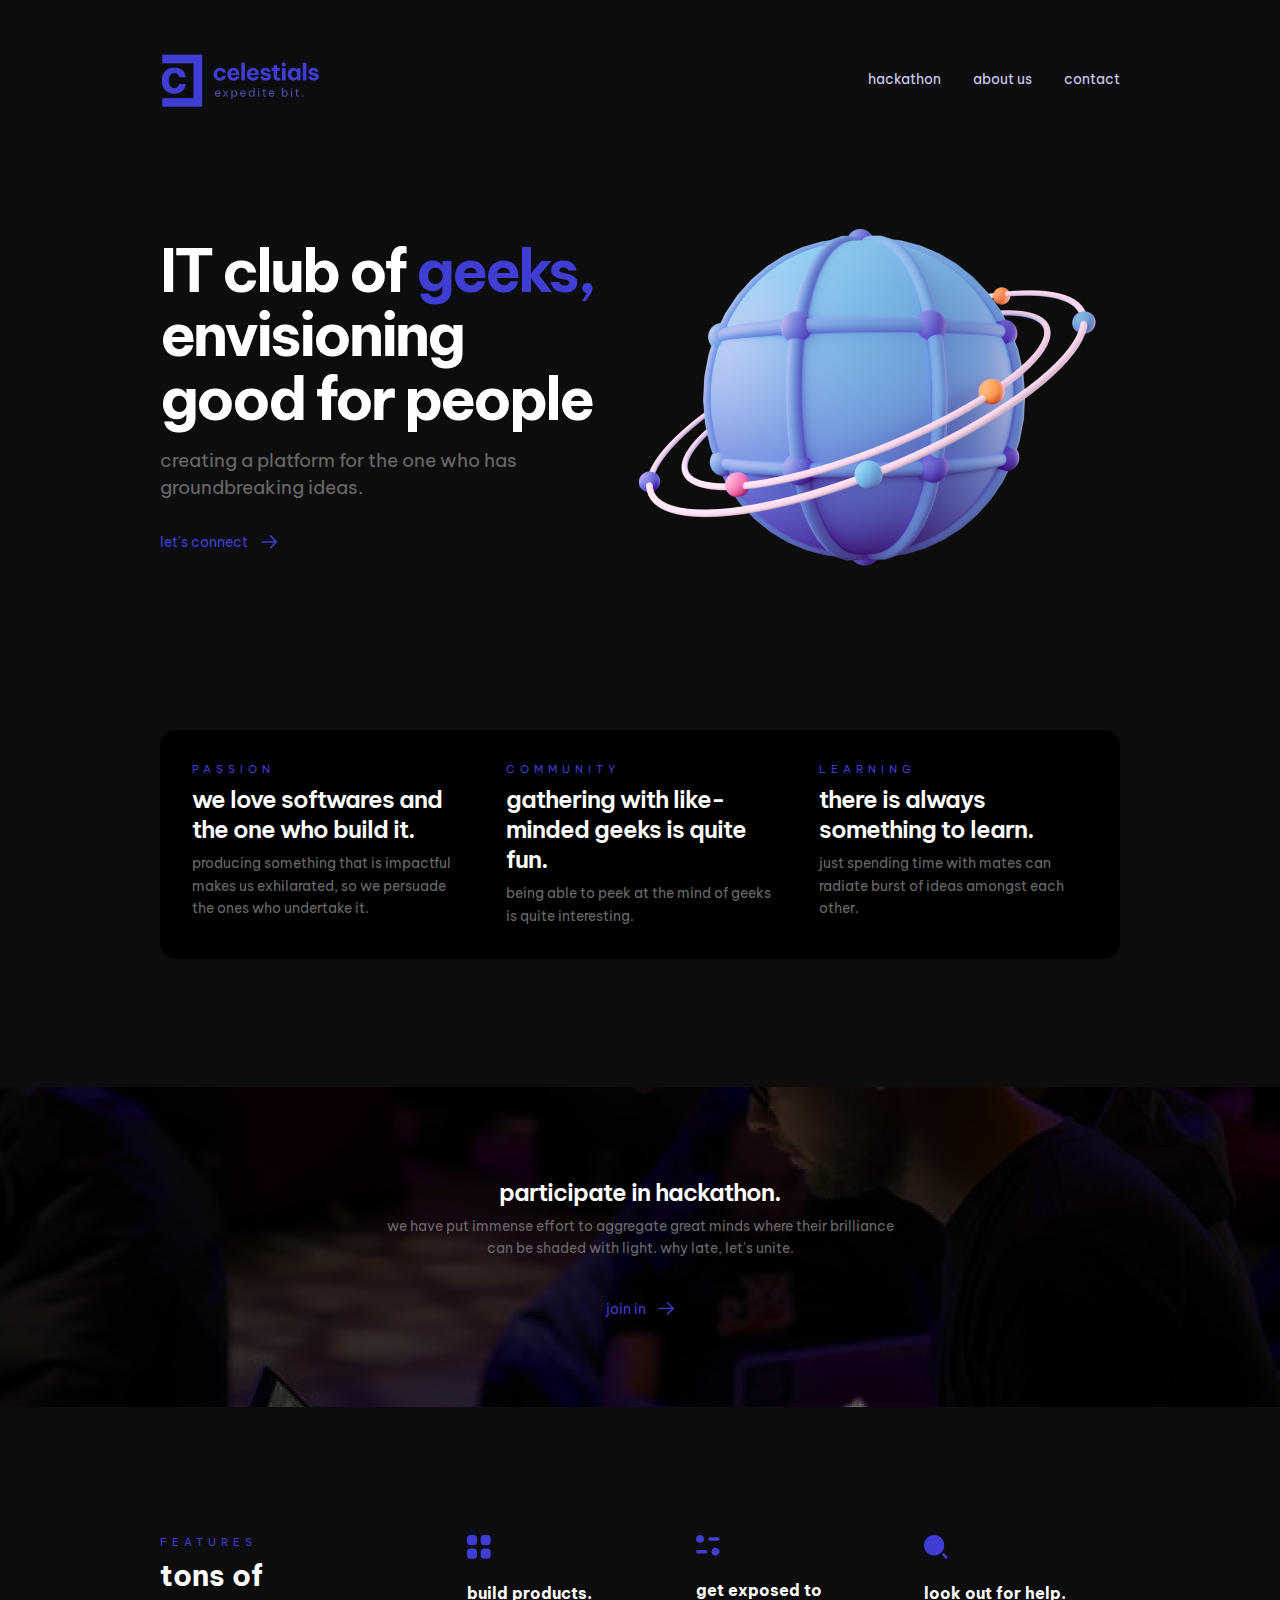
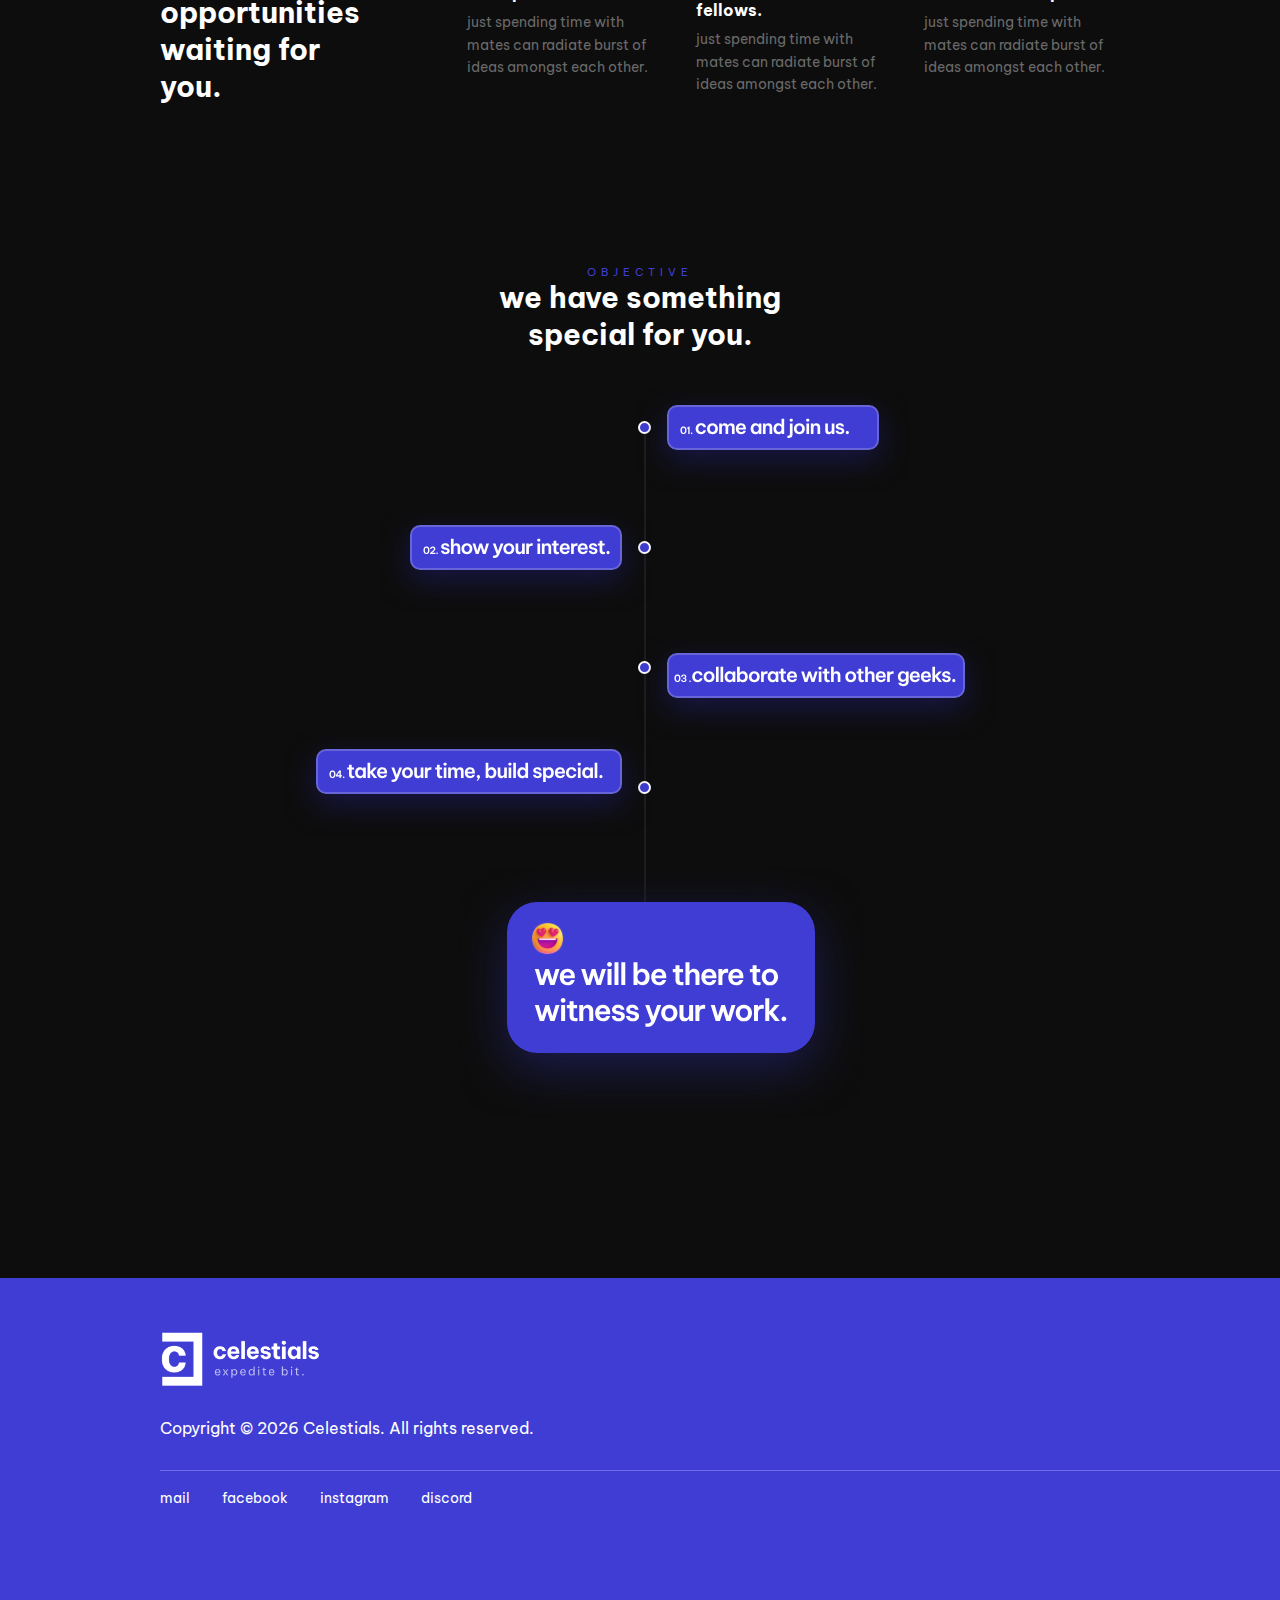
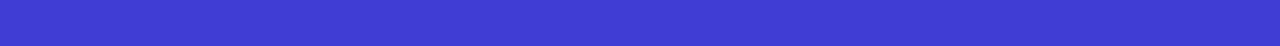
<file: index.html>
<!DOCTYPE html>
<html lang="en">
<head>
    <meta charset="UTF-8">
    <meta http-equiv="X-UA-Compatible" content="IE=edge">
    <meta name="viewport" content="width=device-width, initial-scale=1.0">
    <title>Celestials</title>
    <link rel="shortcut icon" href="images/Celestials.png" type="image/x-icon">
    <link rel="stylesheet" href="Css/style.css">
</head>
<body>
    <nav>
        <img src="images/celestials logo.png" alt="" class="logo" onclick="document.location.href='index.html'">
        <ul class="nav-link">
            <li><a href="hackathon.html">hackathon</a></li>
            <li><a href="about.html">about us</a></li>
            <li><a href="contact.html">contact</a></li>
        </ul>
    </nav>
    <main>
        <div class="content">
            <h1 class="statement">
                IT club of <span class="primary-clr">geeks,</span> envisioning good for people
            </h1>
            <p class="subtitle">creating a platform for the one who has groundbreaking ideas.</p>
            <div class="btn">
                <h3 class="cta-btn" onclick="document.location.href='mailto:celestialsclub@gmail.com'">let's connect</h3>
                <img src="images/arrow.svg" alt="" class="arrow">
            </div>
        </div>
        <img src="images/earth.png" class="landing-img" alt="">
    </main>
    <article>
        <div class="info">
            <p class="tag">PASSION</p>
            <h2 class="info-title">we love softwares and the one who build it.</h2>
            <p class="info-content">producing something that is impactful makes us exhilarated, so we persuade the ones who undertake it.</p>
        </div>
        <div class="info">
            <p class="tag">COMMUNITY</p>
            <h2 class="info-title">gathering with like-minded geeks is quite fun.</h2>
            <p class="info-content">being able to peek at the mind of geeks is quite interesting.</p>
        </div>
        <div class="info">
            <p class="tag">LEARNING</p>
            <h2 class="info-title">there is always something to learn.</h2>
            <p class="info-content">just spending time with mates can radiate burst of ideas amongst each other.</p>
        </div>
    </article>
    <div class="hackathon">
        <h2 class="info-title">participate in hackathon.</h2>
        <p class="wide-content">we have put immense effort to aggregate great minds where their brilliance can be shaded with light. why late, let's unite.</p>
        <div class="btn">
            <h3 class="cta-btn">join in</h3>
            <img src="images/arrow.svg" alt="" class="arrow">
        </div>
    </div>
    <div class="features">
        <div class="features-header">
            <p class="tag">FEATURES</p>
            <h2 class="features-heading">tons of opportunities waiting for you.</h2>
        </div>
        <div class="features-content">
            <div class="info">
                <img src="images/icon-app.svg" alt="" class="features-icon">
                <h2 class="features-title">build products.</h2>
                <p class="info-content">just spending time with mates can radiate burst of ideas amongst each other.</p>
            </div>
            <div class="info">
                <img src="images/icon-fellows.svg" alt="" class="features-icon">
                <h2 class="features-title">get exposed to fellows.</h2>
                <p class="info-content">just spending time with mates can radiate burst of ideas amongst each other.</p>
            </div>
            <div class="info">
                <img src="images/icon-help.svg" alt="" class="features-icon">
                <h2 class="features-title">look out for help.</h2>
                <p class="info-content">just spending time with mates can radiate burst of ideas amongst each other.</p>
            </div>
        </div>
    </div>
    <div class="objective">
        <div class="objective-header">
            <p class="tag">OBJECTIVE</p>
            <h2 class="features-heading">we have something special for you.</h2>
        </div>
        <img src="images/objective.svg" alt="" class="objective-img">
    </div>
    <footer>
        <img src="images/celestials-white.png" alt="" class="footer-logo">
        <p class="copyright">Copyright © <script>document.write(new Date().getFullYear())</script> Celestials. All rights reserved.</p>
        <ul class="footer-link">
            <li><a href="#">mail</a></li>
            <li><a href="#">facebook</a></li>
            <li><a href="#">instagram</a></li>
            <li><a href="#">discord</a></li>
        </ul>
    </footer>
</body>
</html>
</file>
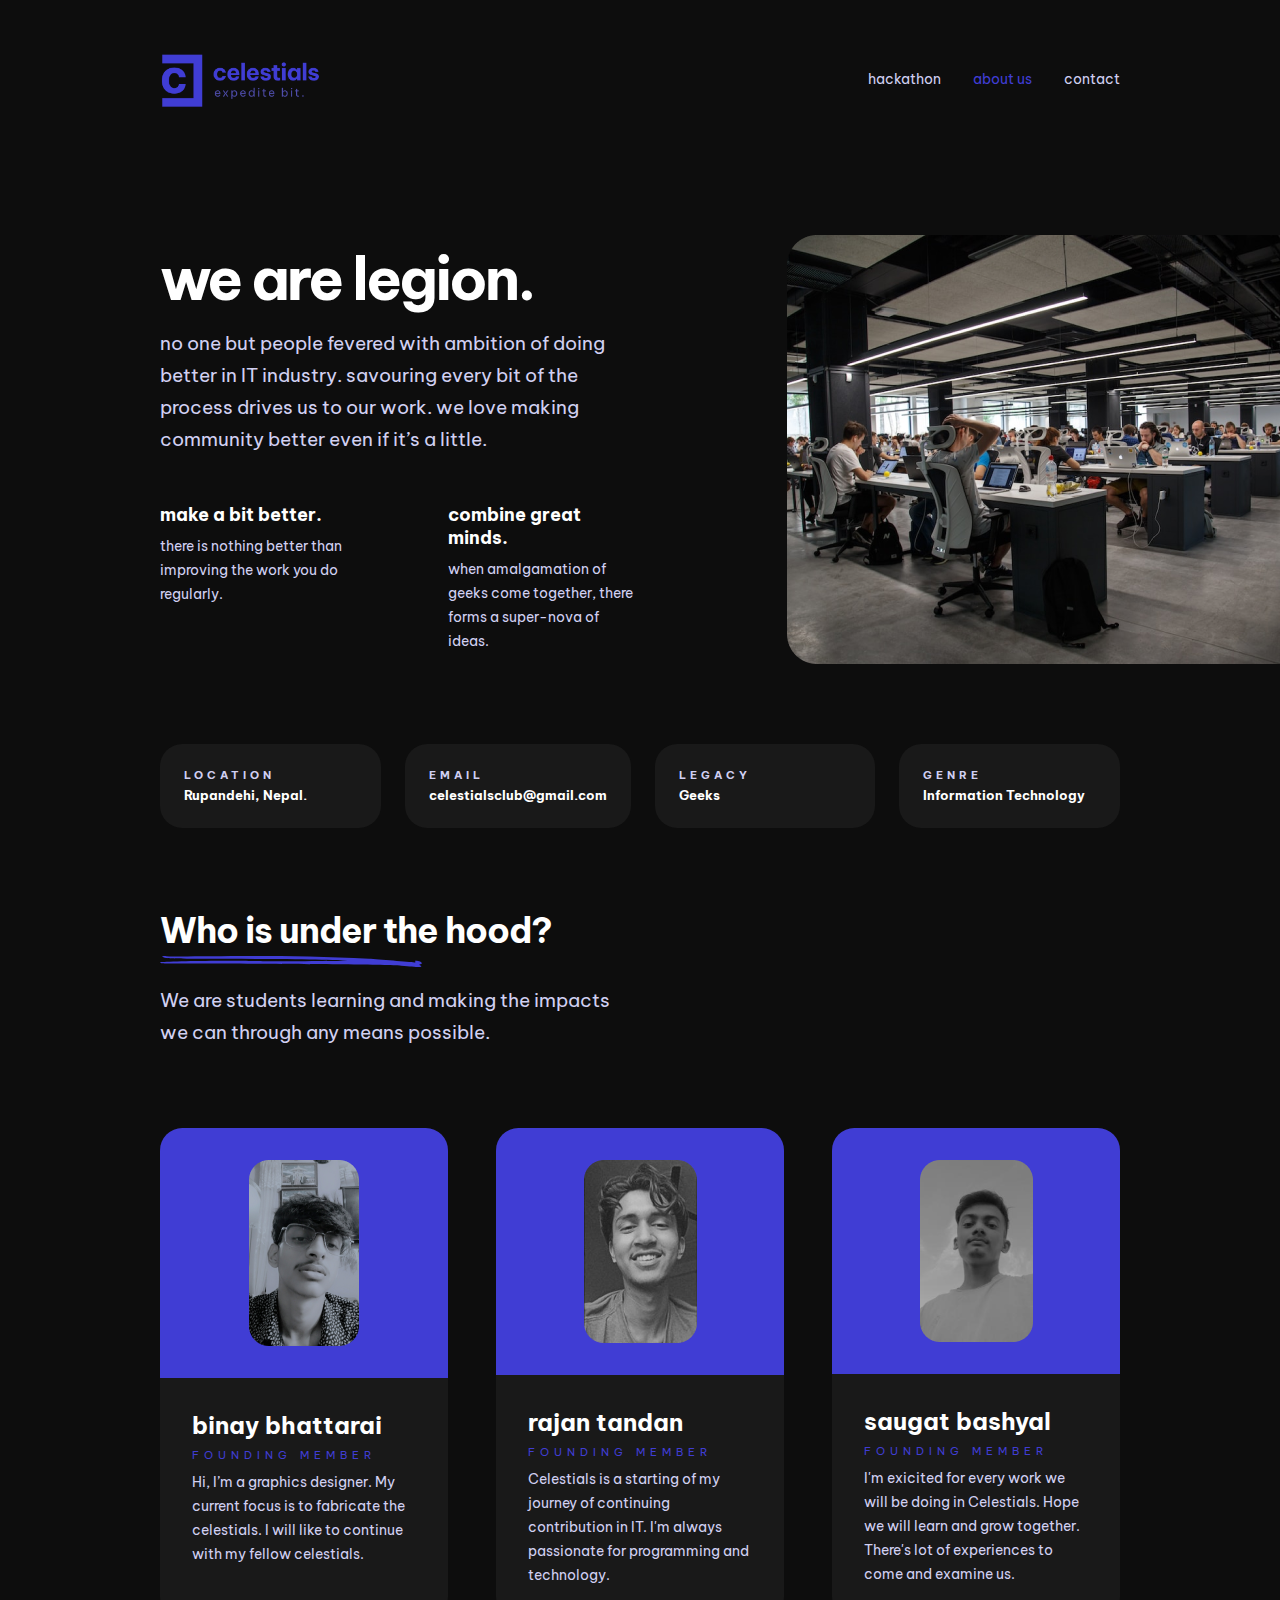
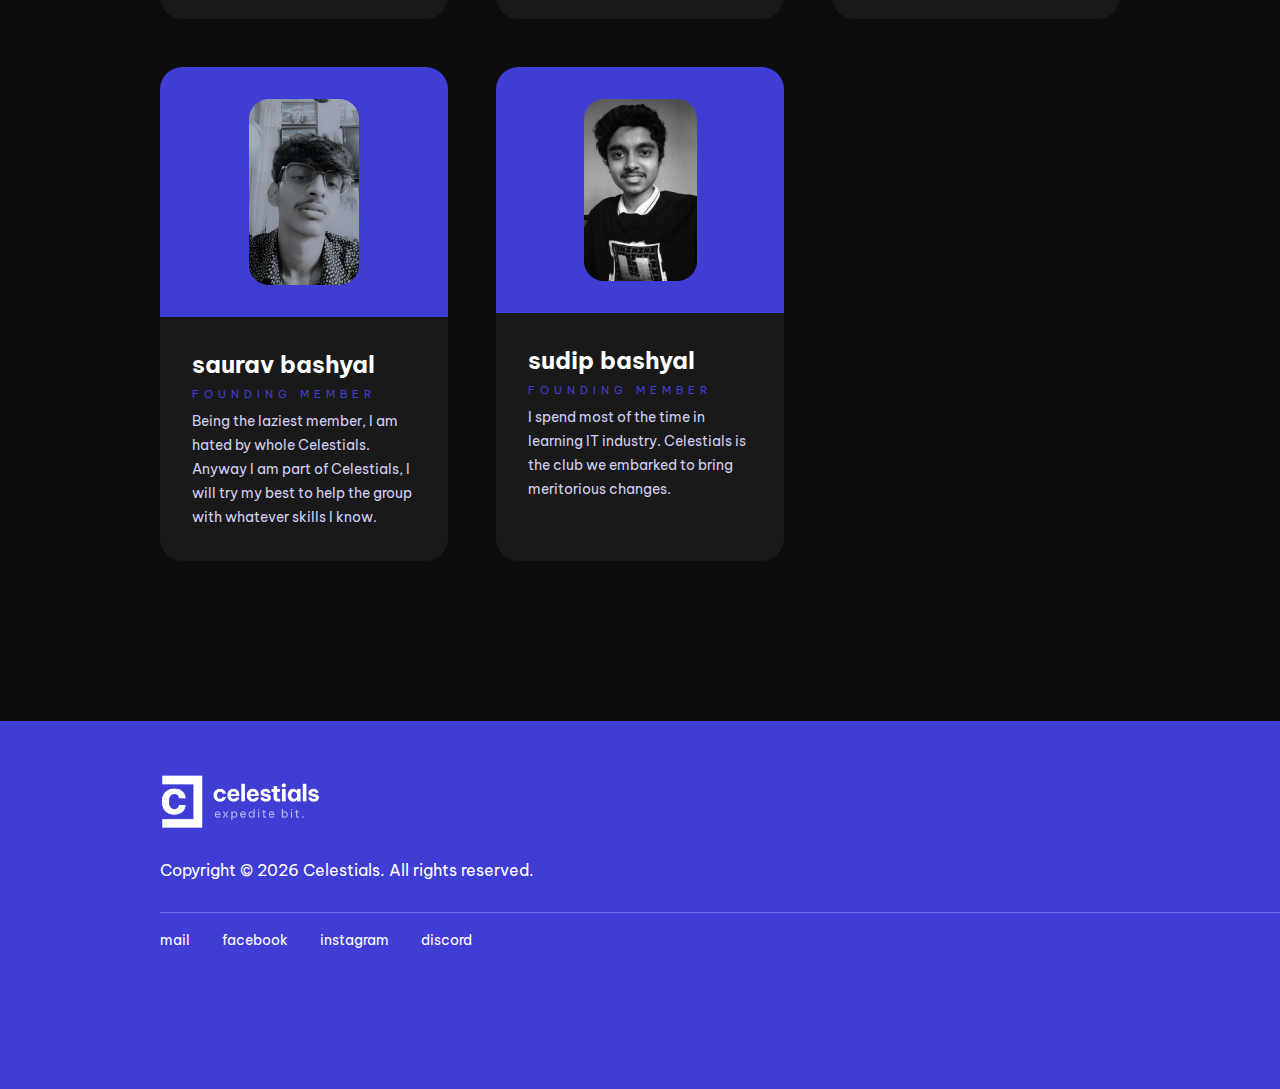
<file: about.html>
<!DOCTYPE html>
<html lang="en">
<head>
    <meta charset="UTF-8">
    <meta http-equiv="X-UA-Compatible" content="IE=edge">
    <meta name="viewport" content="width=device-width, initial-scale=1.0">
    <title>Celestials</title>
    <link rel="shortcut icon" href="images/Celestials.png" type="image/x-icon">
    <link rel="stylesheet" href="Css/style.css">
</head>
<body>
    <nav>
        <img src="images/celestials logo.png" alt="" class="logo" onclick="document.location.href='index.html'">
        <ul class="nav-link">
            <li><a href="hackathon.html">hackathon</a></li>
            <li><a href="about.html" class="active-link">about us</a></li>
            <li><a href="contact.html">contact</a></li>
        </ul>
    </nav>
    <main class="about-content">
        <div class="content">
            <h1 class="statement">
                we are legion.
            </h1>
            <p class="about-para">no one but people fevered with ambition of doing better in IT industry. savouring every bit of the process drives us to our work. we love making community better even if it’s a little.</p>
            <div class="tiny-content">
                <div class="tiny">
                    <h4 class="tiny-heading">make a bit better.</h4>
                    <p class="tiny-para">there is nothing better than improving the work you do regularly.</p>
                </div>
                <div class="tiny">
                    <h4 class="tiny-heading">combine great minds.</h4>
                    <p class="tiny-para">when amalgamation of geeks come together, there forms a super-nova of ideas.</p>
                </div>
            </div>
        </div>
        <img src="images/legion.png" class="about-img" alt="">
    </main>
    <div class="about-info">
        <div class="info-box">
            <h5 class="info-box-title">LOCATION</h5>
            <h5 class="info-data">Rupandehi, Nepal.</h5>
        </div>
        <div class="info-box">
            <h5 class="info-box-title">EMAIL</h5>
            <h5 class="info-data">celestialsclub@gmail.com</h5>
        </div>
        <div class="info-box">
            <h5 class="info-box-title">LEGACY</h5>
            <h5 class="info-data">Geeks</h5>
        </div>
        <div class="info-box">
            <h5 class="info-box-title">GENRE</h5>
            <h5 class="info-data">Information Technology</h5>
        </div>
    </div>
    <div class="team">
        <div class="team-content">
            <h2 class="team-title">Who is under the hood?</h2>
            <p class="about-para">We are students learning and making the impacts we can through any means possible.</p>
        </div>
        <div class="team-profile">
            <div class="team-card">
                <div class="pic-box">
                    <img src="images/team-binay.png" alt="" class="team-img">
                </div>
                <div class="team-info">
                    <h2 class="member-name">binay bhattarai</h2>
                    <p class="tag">FOUNDING MEMBER</p>
                    <p class="tiny-para">   Hi, I’m a graphics designer. My current focus is to fabricate the celestials. I will like to continue with my fellow celestials.</p>
                </div>
            </div>
            <div class="team-card">
                <div class="pic-box">
                    <img src="images/team-rajan.png" alt="" class="team-img">
                </div>
                <div class="team-info">
                    <h2 class="member-name">rajan tandan</h2>
                    <p class="tag">FOUNDING MEMBER</p>
                    <p class="tiny-para">Celestials is a starting of my journey of continuing contribution in IT. I'm always passionate for programming and technology.</p>
                </div>
            </div>
            <div class="team-card">
                <div class="pic-box">
                    <img src="images/team-saugat.png" alt="" class="team-img">
                </div>
                <div class="team-info">
                    <h2 class="member-name">saugat bashyal</h2>
                    <p class="tag">FOUNDING MEMBER</p>
                    <p class="tiny-para">I'm exicited for every work we will be doing in Celestials. Hope we will learn and grow together. There's lot of experiences to come and examine us.</p>
                </div>
            </div>
            <div class="team-card">
                <div class="pic-box">
                    <img src="images/team-binay.png" alt="" class="team-img">
                </div>
                <div class="team-info">
                    <h2 class="member-name">saurav bashyal</h2>
                    <p class="tag">FOUNDING MEMBER</p>
                    <p class="tiny-para">Being the laziest member, I am hated by whole Celestials. Anyway I am part of Celestials, I will try my best to help the group with whatever skills I know.</p>
                </div>
            </div>
            <div class="team-card">
                <div class="pic-box">
                    <img src="images/team-sudip.png" alt="" class="team-img">
                </div>
                <div class="team-info">
                    <h2 class="member-name">sudip bashyal</h2>
                    <p class="tag">FOUNDING MEMBER</p>
                    <p class="tiny-para">I spend most of the time in learning IT industry. Celestials is the club we embarked to bring meritorious changes.</p>
                </div>
            </div>
        </div>
    </div>
    <footer>
        <img src="images/celestials-white.png" alt="" class="footer-logo">
        <p class="copyright">Copyright © <script>document.write(new Date().getFullYear())</script> Celestials. All rights reserved.</p>
        <ul class="footer-link">
            <li><a href="#">mail</a></li>
            <li><a href="#">facebook</a></li>
            <li><a href="#">instagram</a></li>
            <li><a href="#">discord</a></li>
        </ul>
    </footer>
</body>
</html>
</file>
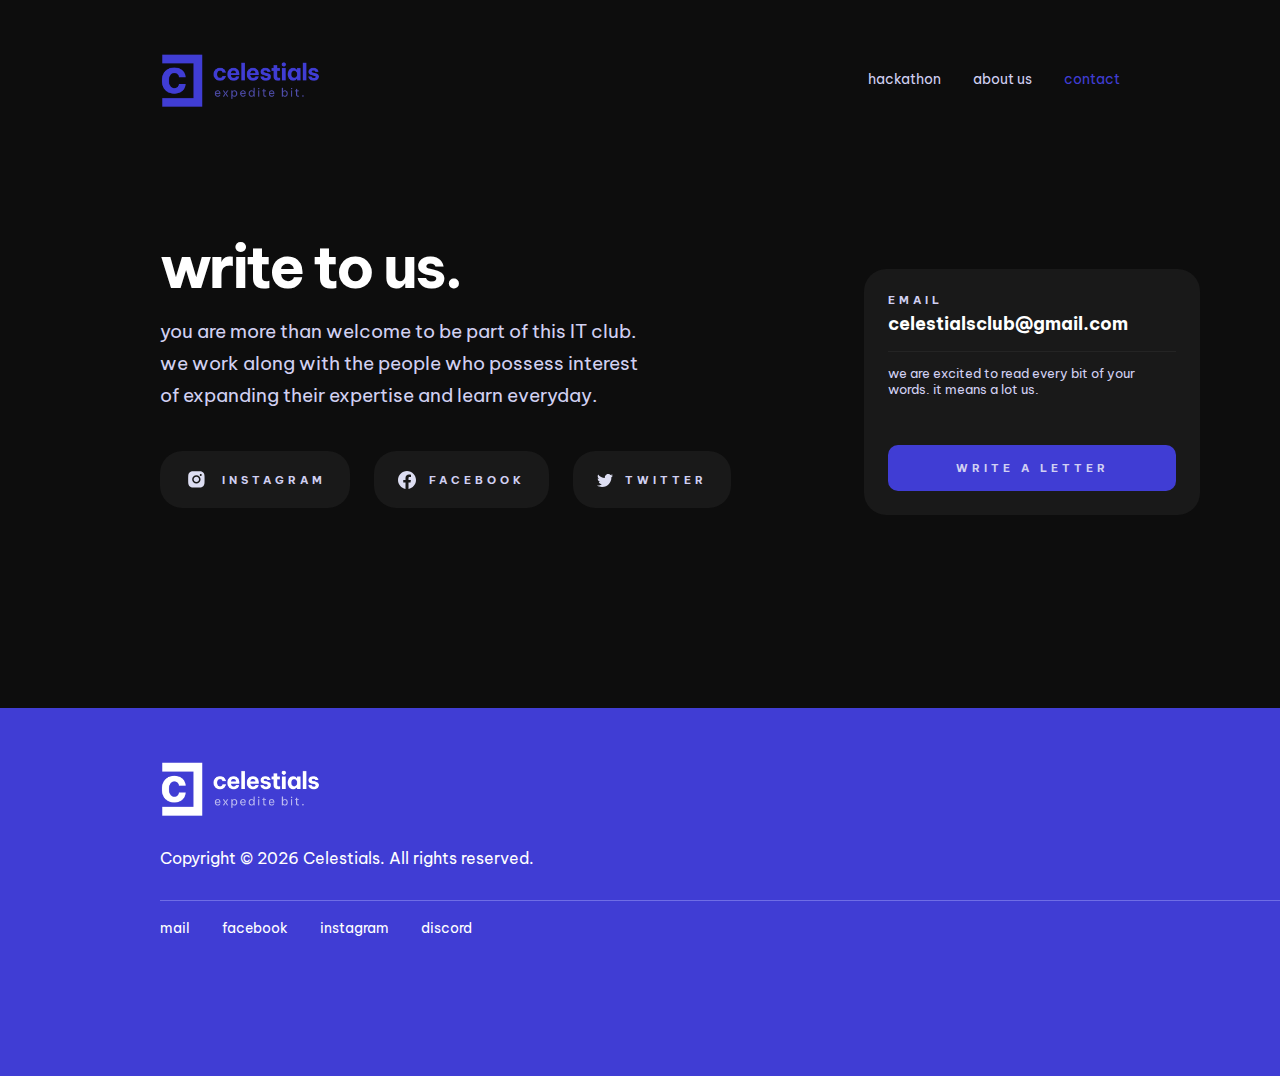
<file: contact.html>
<!DOCTYPE html>
<html lang="en">
<head>
    <meta charset="UTF-8">
    <meta http-equiv="X-UA-Compatible" content="IE=edge">
    <meta name="viewport" content="width=device-width, initial-scale=1.0">
    <title>Celestials</title>
    <link rel="shortcut icon" href="images/Celestials.png" type="image/x-icon">
    <link rel="stylesheet" href="Css/style.css">
</head>
<body>
    <nav>
        <img src="images/celestials logo.png" alt="" class="logo" onclick="document.location.href='index.html'">
        <ul class="nav-link">
            <li><a href="hackathon.html">hackathon</a></li>
            <li><a href="about.html">about us</a></li>
            <li><a href="contact.html" class="active-link">contact</a></li>
        </ul>
    </nav>
    <main class="contact-content">
        <div class="content">
            <h1 class="statement">
                write to us.
            </h1>
            <p class="about-para">you are more than welcome to be part of this IT club. we work along with the people who possess interest of expanding their expertise and learn everyday.</p>
            <div class="sm-info">
                <div class="sm-box">
                    <img src="images/icon-insta.svg" alt="" class="sm-icon">
                    <h5 class="sm-box-title">INSTAGRAM</h5>
                </div>
                <div class="sm-box">
                    <img src="images/icon-fb.svg" alt="" class="sm-icon">
                    <h5 class="sm-box-title">FACEBOOK</h5>
                </div>
                <div class="sm-box">
                    <img src="images/icon-twitter.svg" alt="" class="sm-icon">
                    <h5 class="sm-box-title">TWITTER</h5>
                </div>
            </div>
        </div>
        <div class="contact-box">
            <div class="info-box">
                <h5 class="info-box-title">EMAIL</h5>
                <h5 class="email-data">celestialsclub@gmail.com</h5>
                <p class="tiny-text">we are excited to read every bit of your words. it means a lot us.</p>
                <button class="primary-btn" onclick="document.location.href='mailto:celestialsclub@gmail.com'">
                    <h5 class="sm-box-title">WRITE A LETTER</h5>
                </button>
            </div>
        </div>
    </main>
    <footer>
        <img src="images/celestials-white.png" alt="" class="footer-logo">
        <p class="copyright">Copyright © <script>document.write(new Date().getFullYear())</script> Celestials. All rights reserved.</p>
        <ul class="footer-link">
            <li><a href="#">mail</a></li>
            <li><a href="#">facebook</a></li>
            <li><a href="#">instagram</a></li>
            <li><a href="#">discord</a></li>
        </ul>
    </footer>
</body>
</html>
</file>
<file: Css/style.css>
@import url('https://fonts.googleapis.com/css2?family=Be+Vietnam+Pro:wght@200;400;500;600;700;800&display=swap');

/*let's do some code*/
:root{
    --primary-clr: #403DD4;
    --text-light: #D1D0F2;
    --white: #fff;
    --mid-: #242424;
    --dark: #0D0D0D;
    --text-sec: #696969;
    --light-blue: #6F6DE5;
    --pale-dark: #191919;
}
::-webkit-scrollbar{
    width: 0.9rem;
    background-color: var(--mid-);
}
::-webkit-scrollbar-thumb{
    background-color: var(--text-sec);
    border-radius: 1rem;
}
*{
    margin: 0;
    padding: 0;
    font-family: 'Be Vietnam Pro', sans-serif;
    color: var(--white);
    scroll-behavior: smooth;
}
body{
    background-color: var(--dark);
    padding: 3rem 10rem;
    padding-bottom: 0;
    overflow-x: hidden;
}
img{
    -webkit-user-drag: none;
}
.logo{
    width: 10rem;
}
.logo:hover{
    cursor: pointer;
}
nav{
    display: flex;
    justify-content: space-between;
    align-items: center;
}
ul > li > a{
    color: var(--text-light);
    list-style: none;
    text-decoration: none;
    font-size: 0.9rem;
    transition: all ease 0.5s;
}
ul > li > a:hover{
    color: var(--white);
}
ul{
    display: flex;
    align-items: center;
    gap: 2rem;
    list-style: none;
}
.primary-clr{
    color: var(--primary-clr);
}
.statement{
    font-size: 3.7rem;
    letter-spacing: -3px;
    line-height: 4rem;
    margin-bottom: 1rem;
}
.subtitle{
    font-size: 1.2rem;
    color: var(--text-sec);
    margin-bottom: 2rem;
    line-height: 1.7rem;
}
main{
    margin-top: 2rem;
    display: flex;
    align-items: center;
}
.landing-img{
    animation-name: float;
    animation-duration: 7s;
    animation-direction: alternate;
    animation-iteration-count: infinite;
}
@keyframes float{
    from{
        transform: translateY(-1rem);
    }
    to{
        transform: translateY(1rem);
    }
}
.content{
    width: 50%;
}
.btn{
    display: flex;
    justify-content: left;
    align-items: center;
    gap: 0.8rem;
    transition: all ease-in 0.1s;
}
.btn:hover{
    cursor: pointer;
    gap: 1rem;
}
.cta-btn{
    font-size: 0.9rem;
    font-weight: normal;
    color: var(--primary-clr);
}
.arrow{
    width: 1rem;
}
article{
    margin-top: 5rem;
    display: flex;
    justify-content: space-between;
    background-color: rgb(0, 0, 0);
    padding: 2rem;
    border-radius: 1rem;
}
.info{
    z-index: 100;
    width: 30%;
    display: flex;
    flex-direction: column;
    gap: 0.5rem;
}
.tag{
    font-size: 0.7rem;
    color: var(--primary-clr);
    letter-spacing: 5px;
}
.info-title{
    font-size: 1.5rem;
    letter-spacing: -1px;
    font-weight: 600;
}
.info-content{
    font-size: 0.9rem;
    color: var(--text-sec);
    line-height: 1.4rem;
}
.hackathon{
    display: flex;
    justify-content: center;
    align-items: center;
    flex-direction: column;
    gap: 0.5rem;
    margin-top: 8rem;
    background-image: url("../images/hackathon.png");
    margin-left: -10rem;
    width: 100vw;
    height: 20rem;
}
.wide-content{
    width: 40%;
    font-size: 0.9rem;
    color: var(--text-sec);
    line-height: 1.4rem;
    text-align: center;
    margin-bottom: 2rem;
}
.features{
    margin-top: 8rem;
    display: flex;
    justify-content: space-between;
    gap: 5rem;
}
.features-header{
    display: flex;
    flex-direction: column;
    gap: 0.5rem;
}
.features-content{
    display: flex;
    justify-content: space-between;
}
.features-title{
    font-size: 1rem;
}
.features-icon{
    width: 1.5rem;
    margin-bottom: 1rem;
}
.features-heading{
    font-size: 1.8rem;
}
.objective{
    margin-top: 10rem;
    display: flex;
    flex-direction: column;
    align-items: center;
}
.objective-header{
    display: flex;
    justify-content: center;
    align-items: center;
    flex-direction: column;
    width: 30%;
    text-align: center;
}
.objective-img{
    margin-top: 2rem;
}
footer{
    width: 100vw;
    display: flex;
    flex-direction: column;
    background-color: var(--primary-clr);
    height: 17rem;
    margin-left: -10rem;
    margin-top: 10rem;
    padding: 3rem 10rem;
}
.footer-logo{
    width: 10rem; 
}
.copyright{
    margin: 2rem 0;
}
.footer-link{
    width: 100%;
    display: flex;
    border-top: 1px solid var(--light-blue);
    padding: 1rem 0;
}
.footer-link > li > a{
    color: var(--white) !important;
}
.about-para{
    color: var(--text-light);
    font-size: 1.2rem;
    line-height: 2rem;
}
.tiny-content{
    display: flex;
    justify-content: space-between;
    margin-top: 3rem;
}
.tiny{
    display: flex;
    flex-direction: column;
    width: 40%;
    gap: 0.5rem;
}
.tiny-heading{
    font-size: 1.1rem;
}
.tiny-para{
    font-size: 0.9rem;
    line-height: 1.5rem;
    color: var(--text-light);
}
.about-img{
    margin-right: -10rem;
}
.about-content{
    margin-top: 8rem;
    display: flex;
    justify-content: space-between;
}
.about-info{
    margin: 5rem 0;
    display: flex;
    justify-content: space-between;
    gap: 1.5rem;
}
.info-box{
    padding: 1.5rem;
    background-color: var(--pale-dark);
    border-radius: 1.4rem;
    width: 100%;
}
.info-box-title{
    font-size: 0.7rem;
    color: var(--text-light);
    letter-spacing: 4px;
    margin-bottom: 0.3rem;
}
.team{
    display: flex;
    flex-direction: column;
    gap: 5rem;
}
.team-title{
    position: relative;
    font-size: 2.2rem;
    letter-spacing: -1px;
    margin-bottom: 2rem;
}
.team-title::after{
    content: "";
    background-image: url('../images/brush.svg');
    background-repeat: no-repeat;
    height: 0.8rem;
    width: 100%;
    position: absolute;
    left: 0;
    top: 3rem;
}
.team-profile{
    width: 100%;
    display: grid;
    grid-template-columns: 30% 30% 30%;
    gap: 3rem;
}
.team-content{
    width: 50%;
}
.team-card{
    background-color: var(--pale-dark);
    border-radius: 1.4rem;
}
.pic-box{
    background-color: var(--primary-clr);
    border-top-left-radius: 1.4rem;
    border-top-right-radius: 1.4rem;
    display: flex;
    justify-content: center;
    align-items: center;
    padding: 2rem;
}
.team-info{
    padding: 2rem;
    display: flex;
    flex-direction: column;
    gap: 0.5rem;
}
.sm-box{
    display: flex;
    justify-content: center;
    align-items: center;
    padding: 1rem 1.5rem;
    background-color: var(--pale-dark);
    border-radius: 1.4rem;
    width: 100%;
    gap: 0.8rem;
    transition: all ease-out 0.2s;
}
.sm-box:hover, .primary-btn:hover{
    cursor: pointer;
}
.sm-box:active, .primary-btn:active{
    transform: scale(0.9);
}
.sm-box-title{
    font-size: 0.7rem;
    color: var(--text-light);
    letter-spacing: 4px;
}
.sm-info{
    margin: 2.5rem 0;
    display: flex;
    justify-content: space-between;
    gap: 1.5rem;
}
.tiny-text{
    font-size: 0.8rem;
    color: var(--text-light);
    margin-top: 1rem;
    margin-bottom: 3rem;
    border-top: 1px solid var(--mid-);
    padding-top: 0.8rem;
}
.contact-content{
    margin-top: 8rem;
    display: flex;
    justify-content: space-between;
    gap: 14rem;
}
.primary-btn{
    width: 100%;
    padding: 1rem;
    background-color: var(--primary-clr);
    border-radius: 10px;
    position: relative;
    border: none;
    outline: none;
    transition: all ease-out 0.2s;
}
.email-data{
    font-size: 1.1rem;
}
.active-link{
    color: var(--primary-clr);
}
</file>
